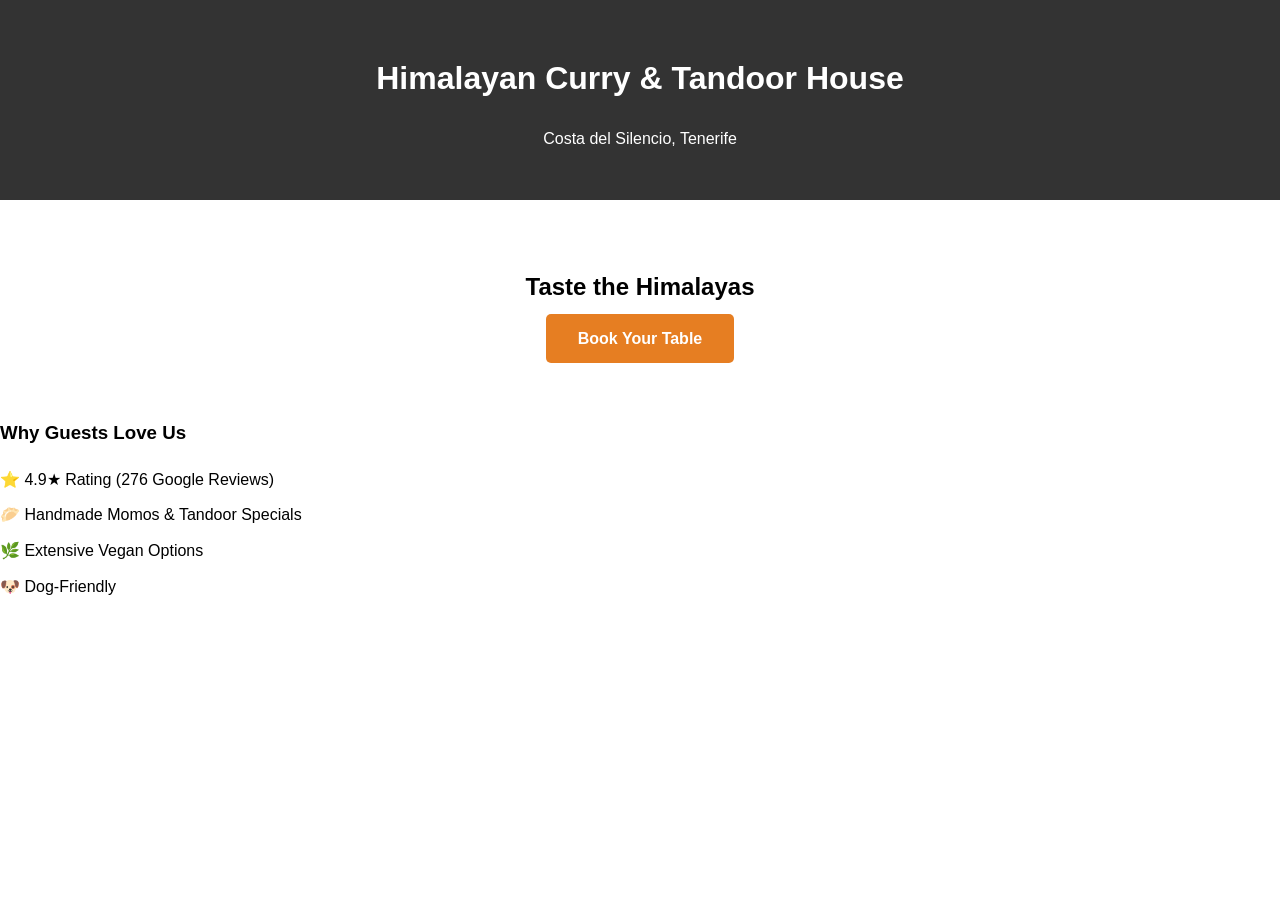
<file: site_v2/index.html>
<!DOCTYPE html>
<html lang="en">
<head>
    <meta charset="UTF-8">
    <meta name="viewport" content="width=device-width, initial-scale=1.0">
    <title>Himalayan Curry & Tandoor House | Authentic Nepalese & Indian in Costa del Silencio</title>
    <meta name="description" content="Experience the authentic taste of the Himalayas in Costa del Silencio. Rated 4.9★ by 276 guests. Fresh momos, tandoor specials, vegan-friendly. Book your table now.">
    <link rel="stylesheet" href="css/main.css">
    <!-- Restaurant Schema for SEO -->
    <script type="application/ld+json">
    {
      "@context": "https://schema.org",
      "@type": "Restaurant",
      "name": "Himalayan Curry and Tandoor House",
      "address": {
        "@type": "PostalAddress",
        "streetAddress": "Av. Jose Antonio Tavío 13A",
        "addressLocality": "Costa del Silencio",
        "addressRegion": "Tenerife",
        "postalCode": "38630",
        "addressCountry": "ES"
      },
      "aggregateRating": {
        "@type": "AggregateRating",
        "ratingValue": "4.9",
        "reviewCount": "276"
      },
      "telephone": "+34641114511"
    }
    </script>
</head>
<body>
    <header>
        <h1>Himalayan Curry & Tandoor House</h1>
        <p>Costa del Silencio, Tenerife</p>
    </header>
    <main>
        <section id="hero">
            <h2>Taste the Himalayas</h2>
            <a href="https://wa.me/34641114511?text=Hi!%20I%20would%20like%20to%20reserve%20a%20table%20..." class="cta-button">Book Your Table</a>
        </section>
        <section id="features">
            <h3>Why Guests Love Us</h3>
            <ul>
                <li>⭐ 4.9★ Rating (276 Google Reviews)</li>
                <li>🥟 Handmade Momos & Tandoor Specials</li>
                <li>🌿 Extensive Vegan Options</li>
                <li>🐶 Dog-Friendly</li>
            </ul>
        </section>
    </main>
</body>
</html>
</file>
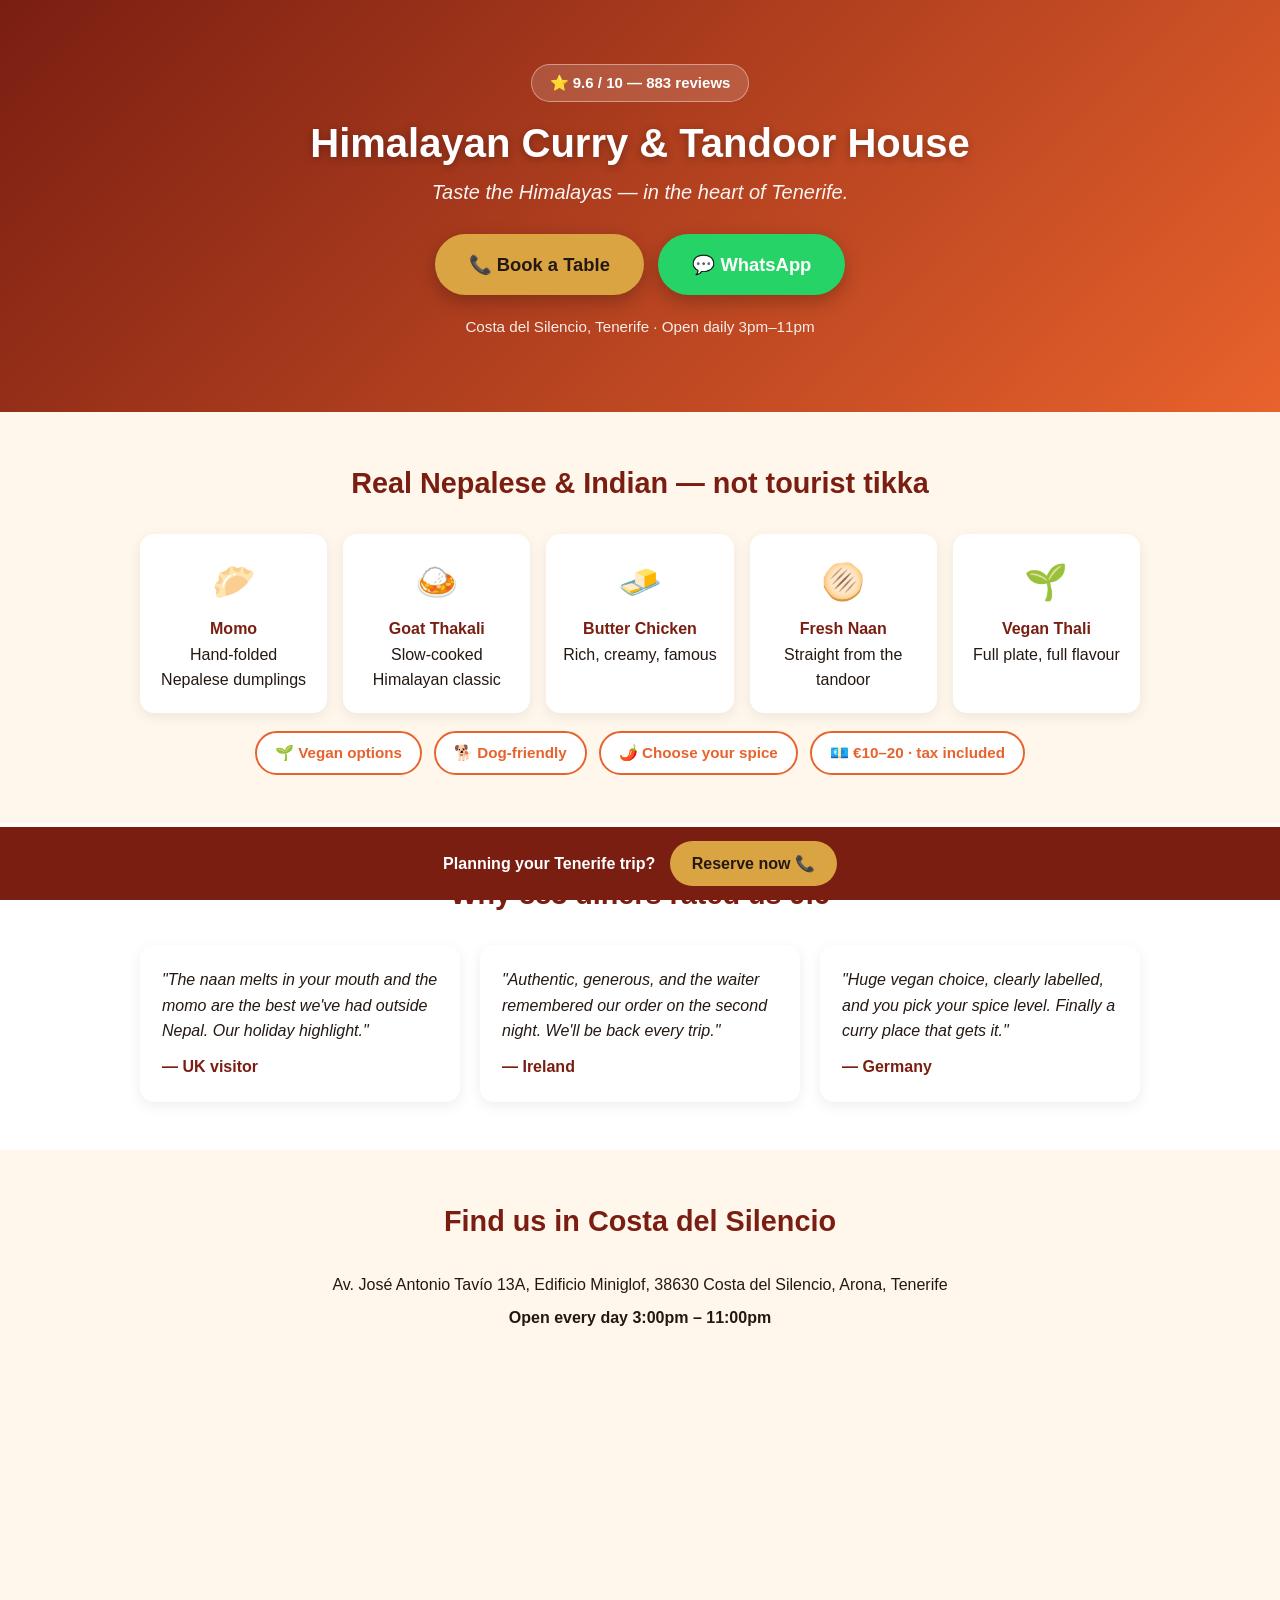
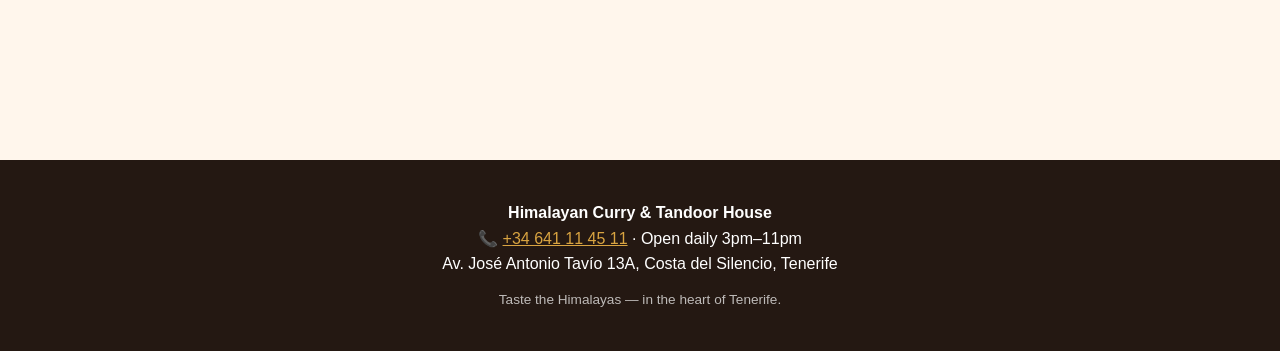
<file: site_index_backup.html>
<!DOCTYPE html>
<html lang="en">
<head>
<meta charset="UTF-8">
<meta name="viewport" content="width=device-width, initial-scale=1.0">
<title>Himalayan Curry &amp; Tandoor House — Best Nepalese &amp; Indian in Costa del Silencio, Tenerife | 9.6★</title>
<meta name="description" content="Authentic Nepalese & Indian restaurant in Costa del Silencio, Tenerife. 9.6/10 from 883 reviews. Momo, thali, butter chicken, fresh tandoor naan. Vegan options, dog-friendly. Book a table: +34 641 11 45 11.">
<meta property="og:title" content="Himalayan Curry & Tandoor House — Taste the Himalayas in Tenerife">
<meta property="og:description" content="9.6★ from 883 diners. Authentic Nepalese & Indian. Momo, thali, fresh naan. Book your table before you fly.">
<meta property="og:type" content="restaurant">
<meta name="robots" content="index,follow">
<link rel="canonical" href="https://himalayancurrytenerife.com/">
<script type="application/ld+json">
{
  "@context":"https://schema.org","@type":"Restaurant",
  "name":"Himalayan Curry & Tandoor House",
  "servesCuisine":["Nepalese","Indian"],
  "priceRange":"€€",
  "telephone":"+34641114511",
  "address":{"@type":"PostalAddress","streetAddress":"Av. José Antonio Tavío 13A, Edificio Miniglof","addressLocality":"Costa del Silencio","addressRegion":"Arona, Santa Cruz de Tenerife","postalCode":"38630","addressCountry":"ES"},
  "openingHours":"Mo-Su 15:00-23:00",
  "aggregateRating":{"@type":"AggregateRating","ratingValue":"9.6","bestRating":"10","reviewCount":"883"},
  "acceptsReservations":"True"
}
</script>
<style>
:root{--fire:#E8622C;--deep:#7A1E12;--cream:#FFF6EC;--ink:#241812;--gold:#D9A441}
*{margin:0;padding:0;box-sizing:border-box}
body{font-family:-apple-system,BlinkMacSystemFont,'Segoe UI',Roboto,sans-serif;color:var(--ink);background:var(--cream);line-height:1.6}
.wrap{max-width:1040px;margin:0 auto;padding:0 20px}
header{background:linear-gradient(135deg,var(--deep),var(--fire));color:#fff;text-align:center;padding:64px 20px 72px}
header .badge{display:inline-block;background:rgba(255,255,255,.15);border:1px solid rgba(255,255,255,.4);border-radius:30px;padding:6px 18px;font-weight:700;margin-bottom:18px;font-size:15px}
header h1{font-size:2.5rem;line-height:1.15;margin-bottom:10px;text-shadow:0 2px 8px rgba(0,0,0,.3)}
header .slogan{font-size:1.25rem;opacity:.95;font-style:italic;margin-bottom:26px}
.cta{display:inline-block;background:var(--gold);color:var(--ink);font-weight:800;font-size:1.15rem;padding:16px 34px;border-radius:40px;text-decoration:none;box-shadow:0 6px 18px rgba(0,0,0,.25);transition:transform .15s}
.cta:hover{transform:translateY(-2px)}
.cta.whatsapp{background:#25D366;color:#fff;margin-left:10px}
.stars{color:var(--gold);font-size:1.3rem;letter-spacing:2px}
section{padding:48px 0}
section h2{font-size:1.8rem;color:var(--deep);text-align:center;margin-bottom:28px}
.grid{display:grid;grid-template-columns:repeat(auto-fit,minmax(220px,1fr));gap:22px}
.card{background:#fff;border-radius:16px;padding:24px;box-shadow:0 4px 14px rgba(0,0,0,.07)}
.card h3{color:var(--fire);margin-bottom:8px;font-size:1.15rem}
.dishes{display:grid;grid-template-columns:repeat(auto-fit,minmax(160px,1fr));gap:16px;text-align:center}
.dish{background:#fff;border-radius:14px;padding:20px 14px;box-shadow:0 4px 14px rgba(0,0,0,.07)}
.dish .emoji{font-size:2.2rem}
.dish strong{display:block;margin-top:6px;color:var(--deep)}
.badges{display:flex;flex-wrap:wrap;gap:12px;justify-content:center;margin-top:18px}
.pill{background:#fff;border:2px solid var(--fire);color:var(--fire);border-radius:30px;padding:8px 18px;font-weight:700;font-size:.95rem}
.reviews{display:grid;grid-template-columns:repeat(auto-fit,minmax(260px,1fr));gap:20px}
.review{background:#fff;border-radius:14px;padding:22px;box-shadow:0 4px 14px rgba(0,0,0,.07);font-style:italic}
.review .who{font-style:normal;font-weight:700;color:var(--deep);margin-top:10px}
.bookbar{position:sticky;bottom:0;background:var(--deep);color:#fff;text-align:center;padding:14px;font-weight:700;z-index:50}
.bookbar a{color:#fff;background:var(--gold);color:var(--ink);padding:10px 22px;border-radius:30px;text-decoration:none;margin-left:10px;display:inline-block}
footer{background:var(--ink);color:#fff;text-align:center;padding:40px 20px}
footer a{color:var(--gold)}
.map{width:100%;height:280px;border:0;border-radius:16px;margin-top:20px}
@media(max-width:600px){header h1{font-size:1.9rem}.cta.whatsapp{margin-left:0;margin-top:10px}}
</style>
</head>
<body>
<header>
  <div class="badge">⭐ 9.6 / 10 — 883 reviews</div>
  <h1>Himalayan Curry &amp; Tandoor House</h1>
  <p class="slogan">Taste the Himalayas — in the heart of Tenerife.</p>
  <a class="cta" href="tel:+34641114511">📞 Book a Table</a>
  <a class="cta whatsapp" href="https://wa.me/34641114511?text=Hi!%20I'd%20like%20to%20book%20a%20table%20at%20Himalayan%20Curry%20House">💬 WhatsApp</a>
  <p style="margin-top:20px;font-size:.95rem;opacity:.9">Costa del Silencio, Tenerife · Open daily 3pm–11pm</p>
</header>

<section>
  <div class="wrap">
    <h2>Real Nepalese &amp; Indian — not tourist tikka</h2>
    <div class="dishes">
      <div class="dish"><div class="emoji">🥟</div><strong>Momo</strong><span>Hand-folded Nepalese dumplings</span></div>
      <div class="dish"><div class="emoji">🍛</div><strong>Goat Thakali</strong><span>Slow-cooked Himalayan classic</span></div>
      <div class="dish"><div class="emoji">🧈</div><strong>Butter Chicken</strong><span>Rich, creamy, famous</span></div>
      <div class="dish"><div class="emoji">🫓</div><strong>Fresh Naan</strong><span>Straight from the tandoor</span></div>
      <div class="dish"><div class="emoji">🌱</div><strong>Vegan Thali</strong><span>Full plate, full flavour</span></div>
    </div>
    <div class="badges">
      <span class="pill">🌱 Vegan options</span>
      <span class="pill">🐕 Dog-friendly</span>
      <span class="pill">🌶️ Choose your spice</span>
      <span class="pill">💶 €10–20 · tax included</span>
    </div>
  </div>
</section>

<section style="background:#fff">
  <div class="wrap">
    <h2>Why 883 diners rated us 9.6</h2>
    <div class="reviews">
      <div class="review">"The naan melts in your mouth and the momo are the best we've had outside Nepal. Our holiday highlight."<div class="who">— UK visitor</div></div>
      <div class="review">"Authentic, generous, and the waiter remembered our order on the second night. We'll be back every trip."<div class="who">— Ireland</div></div>
      <div class="review">"Huge vegan choice, clearly labelled, and you pick your spice level. Finally a curry place that gets it."<div class="who">— Germany</div></div>
    </div>
  </div>
</section>

<section>
  <div class="wrap" style="text-align:center">
    <h2>Find us in Costa del Silencio</h2>
    <p>Av. José Antonio Tavío 13A, Edificio Miniglof, 38630 Costa del Silencio, Arona, Tenerife</p>
    <p style="margin-top:8px"><strong>Open every day 3:00pm – 11:00pm</strong></p>
    <iframe class="map" loading="lazy" src="https://www.google.com/maps?q=Himalayan+Curry+and+Tandoor+House+Costa+del+Silencio&output=embed"></iframe>
  </div>
</section>

<div class="bookbar">
  Planning your Tenerife trip? <a href="tel:+34641114511">Reserve now 📞</a>
</div>

<footer>
  <p><strong>Himalayan Curry &amp; Tandoor House</strong></p>
  <p>📞 <a href="tel:+34641114511">+34 641 11 45 11</a> · Open daily 3pm–11pm</p>
  <p>Av. José Antonio Tavío 13A, Costa del Silencio, Tenerife</p>
  <p style="margin-top:12px;opacity:.7;font-size:.85rem">Taste the Himalayas — in the heart of Tenerife.</p>
</footer>
</body>
</html>
</file>
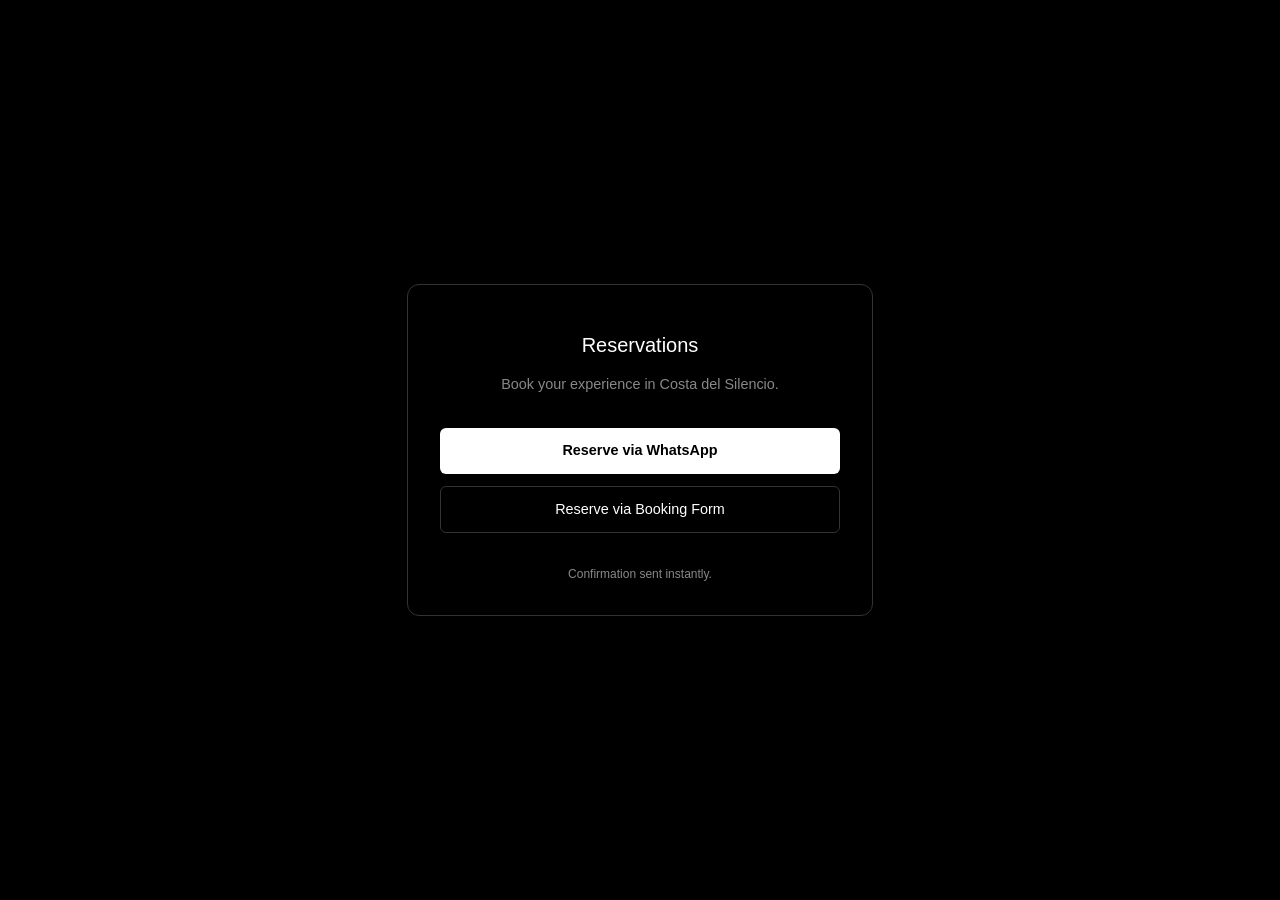
<file: site_v2/reservation.html>
<!DOCTYPE html>
<html lang="en">
<head>
    <meta charset="UTF-8">
    <meta name="viewport" content="width=device-width, initial-scale=1.0">
    <title>Reservations | HCTH</title>
    <!-- Final Production Build: Minimalist / High-Conversion -->
    <style>
        :root {
            --bg: #000000;
            --text: #ffffff;
            --muted: #888888;
            --border: #333333;
            --accent: #ffffff;
        }
        body {
            font-family: -apple-system, BlinkMacSystemFont, "Segoe UI", Roboto, Helvetica, Arial, sans-serif;
            background: var(--bg);
            color: var(--text);
            margin: 0;
            display: flex;
            justify-content: center;
            align-items: center;
            min-height: 100vh;
            line-height: 1.5;
            -webkit-font-smoothing: antialiased;
        }
        .card {
            width: 100%;
            max-width: 400px;
            padding: 2rem;
            border: 1px solid var(--border);
            border-radius: 12px;
            text-align: center;
        }
        h1 { font-size: 1.25rem; font-weight: 500; margin-bottom: 0.5rem; }
        p { color: var(--muted); margin-bottom: 2rem; font-size: 0.9rem; }
        .action-group { display: flex; flex-direction: column; gap: 0.75rem; }
        a {
            display: block;
            padding: 0.75rem;
            border-radius: 6px;
            text-decoration: none;
            font-size: 0.9rem;
            transition: all 0.2s;
        }
        .btn-primary {
            background: var(--accent);
            color: var(--bg);
            font-weight: 600;
        }
        .btn-primary:hover { opacity: 0.9; }
        .btn-secondary {
            border: 1px solid var(--border);
            color: var(--text);
        }
        .btn-secondary:hover { border-color: var(--text); }
        .footer { margin-top: 2rem; color: var(--muted); font-size: 0.75rem; }
    </style>
</head>
<body>
    <div class="card">
        <h1>Reservations</h1>
        <p>Book your experience in Costa del Silencio.</p>
        <div class="action-group">
            <a href="https://wa.me/34641114511?text=Hi!%20I%20would%20like%20to%20reserve%20a%20table%20for%20[Number]%20people%20at%20[Time].%20Code:%20Tenerife-Ready." class="btn-primary">Reserve via WhatsApp</a>
            <a href="https://forms.google.com/your-form-id-here" class="btn-secondary" id="form-link">Reserve via Booking Form</a>
        </div>
        <div class="footer">Confirmation sent instantly.</div>
    </div>
    <script>
        // Placeholder handler
        document.getElementById('form-link').addEventListener('click', function(e) {
            if(this.getAttribute('href').includes('your-form-id-here')) {
                e.preventDefault();
                alert('Booking form setup is finalizing. Please use WhatsApp for immediate service.');
            }
        });
    </script>
</body>
</html>
</file>
<file: site_v2/css/main.css>
body { font-family: sans-serif; margin: 0; padding: 0; line-height: 1.6; }
header { background: #333; color: #fff; padding: 2rem; text-align: center; }
#hero { text-align: center; padding: 3rem; }
.cta-button { background: #e67e22; color: white; padding: 1rem 2rem; text-decoration: none; border-radius: 5px; font-weight: bold; }
ul { list-style: none; padding: 0; }
li { margin: 10px 0; }
</file>
